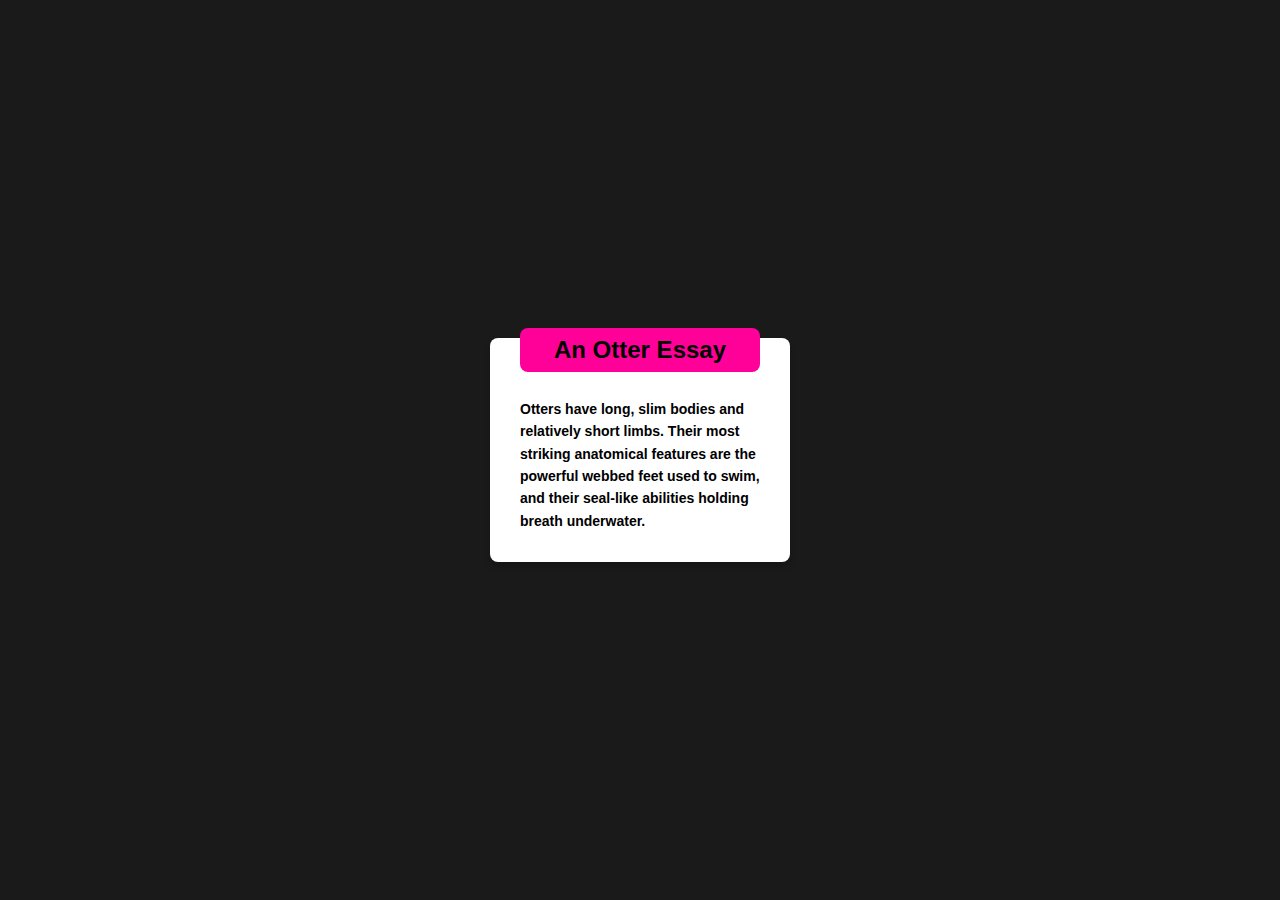
<file: CSS1/index.html>
<!DOCTYPE html>
<html lang="en">
  <head>
    <meta charset="UTF-8" />
    <meta name="viewport" content="width=device-width, initial-scale=1.0" />
    <title>Exercise 1: Otter Essay Card</title>
    <style>
      * {
        margin: 0;
        padding: 0;
        box-sizing: border-box;
      }

      body {
        display: flex;
        justify-content: center;
        align-items: center;
        height: 100vh;
        background-color: #1a1a1a;
        font-family: Arial, sans-serif;
      }

      .card {
        position: relative;
        width: 300px;
        background: white;
        border-radius: 8px;
        padding: 30px;
        box-shadow: 0 4px 6px rgba(0, 0, 0, 0.2);
      }

      .title {
        position: absolute;
        top: -10px;
        width: 80%;
        color: #000;
        background: #ff0099;
        padding: 8px;
        font-size: 24px;
        font-weight: 900;
        border-radius: 8px 8px;
        text-align: center;
      }

      .content {
        margin-top: 30px;
        font-size: 14px;
        font-weight: 600;
        color: #000;
        line-height: 1.6;
        text-align: left;
      }
    </style>
  </head>
  <body>
    <div class="card">
      <h1 class="title">An Otter Essay</h1>
      <h3 class="content">
        Otters have long, slim bodies and relatively short limbs. Their most
        striking anatomical features are the powerful webbed feet used to swim,
        and their seal-like abilities holding breath underwater.
      </h3>
    </div>
  </body>
</html>
</file>
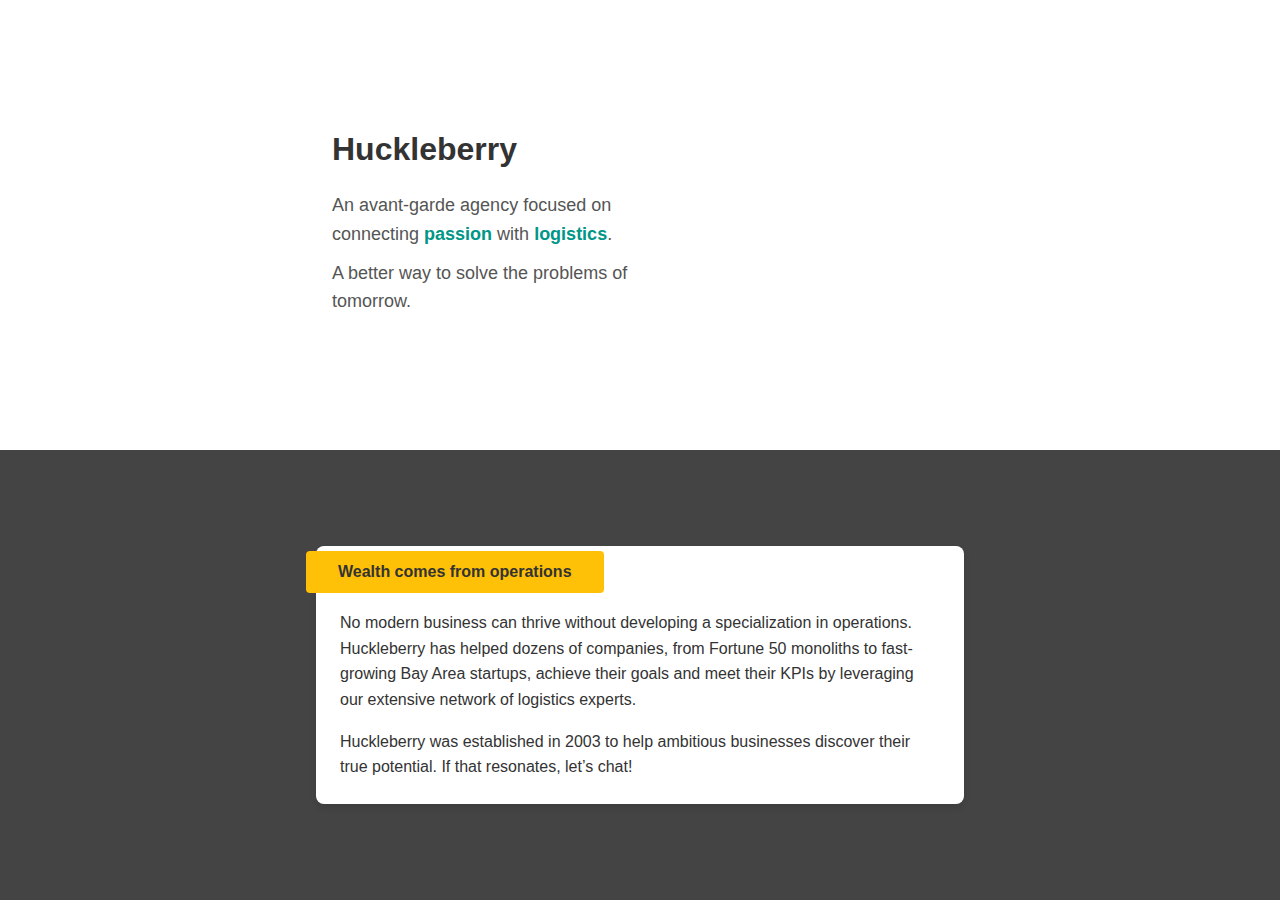
<file: CSS2/index.html>
<!DOCTYPE html>
<html lang="en">
  <head>
    <meta charset="UTF-8" />
    <meta name="viewport" content="width=device-width, initial-scale=1.0" />
    <title>Exercise 2: Huckleberry</title>
    <style>
      * {
        margin: 0;
        padding: 0;
        box-sizing: border-box;
      }

      body {
        font-family: Arial, sans-serif;
        line-height: 1.6;
        color: #333;
      }

      .header_container {
        margin: 0 auto;
        padding: 20px 100px;
        height: 50svh;
        display: flex;
        align-items: center;
        justify-content: center;
      }

      .header {
        text-align: left;
        padding: 40px 16px;
        width: 60%;
      }

      .header > div {
        width: 50%;
      }

      .header h1 {
        font-size: 32px;
        font-weight: bold;
        margin-bottom: 16px;
      }

      .header p {
        font-size: 18px;
        color: #555;
        margin-bottom: 10px;
      }

      .header p a {
        color: #009688;
        text-decoration: none;
        font-weight: bold;
      }

      .content_container {
        margin: 0 auto;
        padding: 20px 100px;
        background: #444;
        height: 50svh;
        display: flex;
        justify-content: center;
        align-items: center;
      }

      .card {
        background: white;
        border-radius: 8px;
        padding: 24px;
        box-shadow: 0 4px 6px rgba(0, 0, 0, 0.1);
        width: 60%;
        position: relative;
      }

      .card .highlight {
        background: #ffc107;
        color: #333;
        font-weight: bold;
        padding: 8px 32px;
        border-radius: 4px;
        display: inline-block;
        margin-bottom: 16px;
        position: absolute;
        left: -10px;
        top: 5px;
      }

      .details {
        margin-top: 40px;
      }

      .card p {
        font-size: 16px;
        margin-bottom: 16px;
      }

      .card p:last-child {
        margin-bottom: 0;
      }

      @media (max-width: 768px) {
        .header_container {
          padding: 20px;
          justify-content: left;
        }

        .header {
          width: 70%;
        }

        .header > div {
          width: 70%;
        }

        .header h1 {
          font-size: 24px;
        }

        .header p {
          font-size: 16px;
        }

        .content_container {
          padding: 40px 0;
          height: auto;
        }

        .card {
          width: 100%;
        }

        .card .highlight {
          padding: 8px 32px;
        }

        .card p {
          font-size: 14px;
        }
      }

      @media (max-width: 480px) {
        .header_container {
          padding: 20px;
        }

        .header {
          width: 100%;
          padding: 40px 0;
        }

        .header > div {
          width: 100%;
        }

        .header h1 {
          font-size: 20px;
        }

        .header p {
          font-size: 14px;
        }

        .content_container {
          padding: 40px 0;
          height: auto;
        }

        .card {
          padding: 16px;
          width: 100%;
        }

        .card .highlight {
          width: 80%;
        }

        .details {
          margin-top: 70px;
        }

        .card p {
          font-size: 12px;
        }
      }
    </style>
  </head>
  <body>
    <!-- Header Section -->
    <div class="header_container">
      <div class="header">
        <div>
          <h1>Huckleberry</h1>
          <p>
            An avant-garde agency focused on connecting
            <a href="#">passion</a> with <a href="#">logistics</a>.
          </p>
          <p>A better way to solve the problems of tomorrow.</p>
        </div>
      </div>
    </div>

    <!-- Content Section -->
    <div class="content_container">
      <div class="card">
        <span class="highlight">Wealth comes from operations</span>
        <div class="details">
          <p>
            No modern business can thrive without developing a specialization in
            operations. Huckleberry has helped dozens of companies, from Fortune
            50 monoliths to fast-growing Bay Area startups, achieve their goals
            and meet their KPIs by leveraging our extensive network of logistics
            experts.
          </p>
          <p>
            Huckleberry was established in 2003 to help ambitious businesses
            discover their true potential. If that resonates, let’s chat!
          </p>
        </div>
      </div>
    </div>
  </body>
</html>
</file>
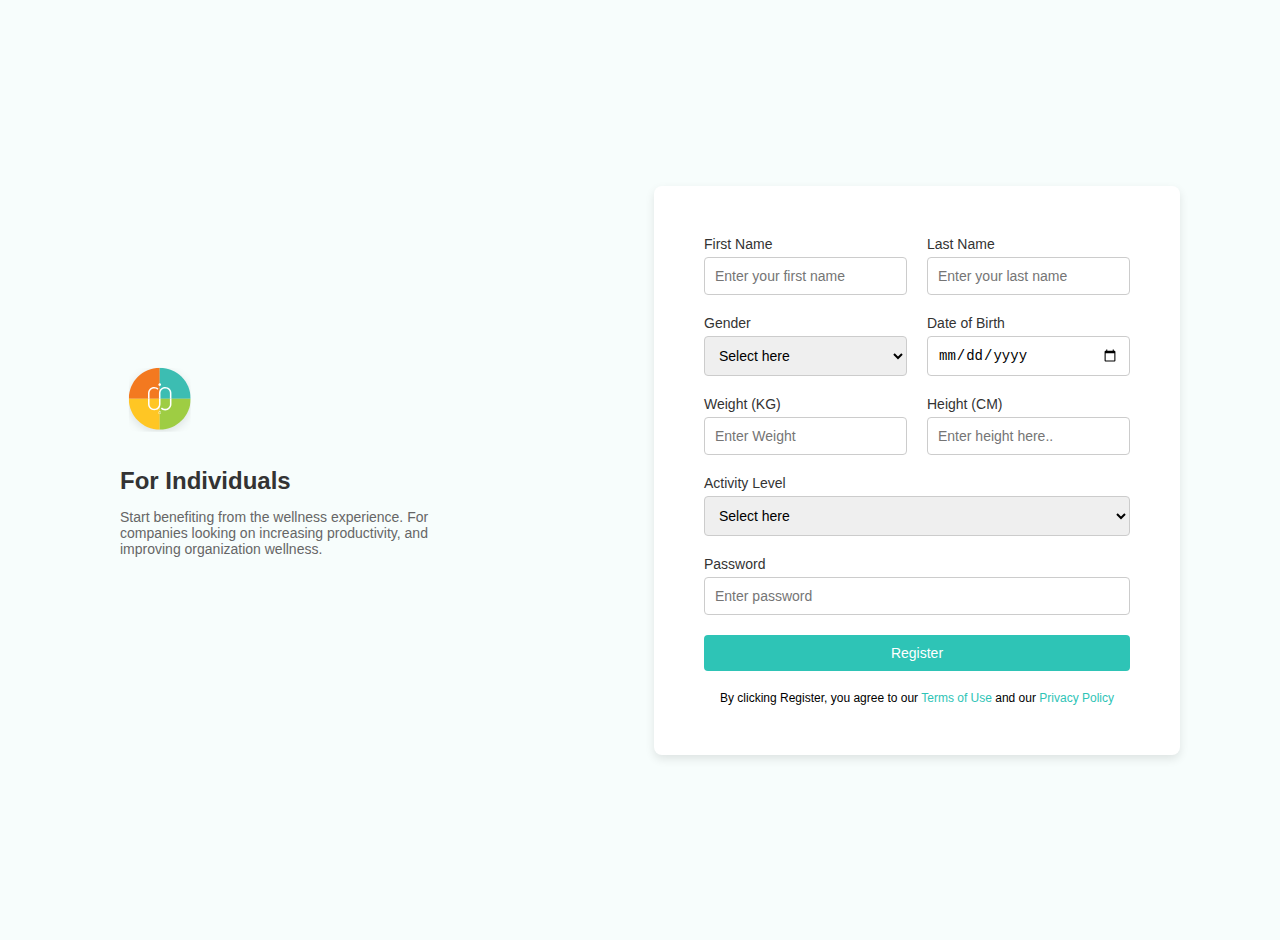
<file: CSS4/index.html>
<!DOCTYPE html>
<html lang="en">
  <head>
    <meta charset="UTF-8" />
    <meta name="viewport" content="width=device-width, initial-scale=1.0" />
    <title>Exercise 4: Sign Up Form</title>
    <style>
      body {
        font-family: "Lucida Sans", "Lucida Sans Regular", "Lucida Grande",
          "Lucida Sans Unicode", Geneva, Verdana, sans-serif;
        margin: 0;
        padding: 0;
        background-color: #f7fdfc;
        display: flex;
        gap: 20px;
        align-items: center;
        height: 100vh;
        padding: 20px 100px;
      }

      .container {
        padding: 20px;
      }

      .logo {
        margin-bottom: 20px;
      }

      .logo img {
        width: 80px;
        height: 80px;
      }

      .header {
        text-align: left;
        margin-bottom: 20px;
        width: 70%;
      }

      .header h1 {
        font-size: 24px;
        margin-bottom: 10px;
        color: #333;
      }

      .header #mobile-content {
        display: none;
      }

      .header #desktop-content {
        display: block;
      }

      .header p {
        font-size: 14px;
        color: #666;
      }

      .card {
        background: white;
        box-shadow: 0 4px 10px rgba(0, 0, 0, 0.1);
        border-radius: 8px;
        padding: 50px;
        flex: 1;
      }

      .form-group {
        display: grid;
        gap: 20px;
        grid-template-columns: 1fr 1fr;
      }

      .form-control {
        display: flex;
        flex-direction: column;
        margin-bottom: 20px;
      }

      .form-control label {
        font-size: 14px;
        color: #333;
        margin-bottom: 5px;
      }

      .form-control input,
      .form-control select {
        font-size: 14px;
        padding: 10px;
        border: 1px solid #ccc;
        border-radius: 4px;
      }

      .form-control input:focus,
      .form-control select:focus {
        outline: 1px solid #2ec4b6;
      }

      .form-actions {
        text-align: center;
      }

      .form-actions button {
        background-color: #2ec4b6;
        color: white;
        padding: 10px 20px;
        border: none;
        border-radius: 4px;
        cursor: pointer;
        font-size: 14px;
        width: 100%;
        transition: all ease-in-out 300ms;
      }

      .form-actions button:hover {
        background-color: #1aa87a;
      }

      .footer {
        text-align: center;
        font-size: 12px;
        margin-top: 20px;
        color: #000;
      }

      .footer a {
        color: #2ec4b6;
        text-decoration: none;
      }

      .footer a:hover {
        text-decoration: underline;
      }

      @media screen and (max-width: 768px) {
        body {
          flex-direction: column;
          padding: 20px;
        }

        .header {
          width: 100%;
        }

        .header #mobile-content {
          display: block;
        }

        .header #desktop-content {
          display: none;
        }

        .container {
          padding: 0;
        }

        .card {
          padding: 20px;
        }

        .form-group {
          grid-template-columns: 1fr;
        }
      }
    </style>
  </head>

  <body>
    <div class="container">
      <div class="logo">
        <img src="./logo.svg" alt="Logo" />
      </div>
      <div class="header">
        <h1>For Individuals</h1>
        <p id="mobile-content">
          Inspiring wholesome harmony for the mind, body and spirit, for
          everyone, everywhere.
        </p>
        <p id="desktop-content">
          Start benefiting from the wellness experience. For companies looking
          on increasing productivity, and improving organization wellness.
        </p>
      </div>
    </div>

    <div class="card">
      <form>
        <div class="form-group">
          <div class="form-control">
            <label for="first-name">First Name</label>
            <input
              type="text"
              id="first-name"
              placeholder="Enter your first name" />
          </div>
          <div class="form-control">
            <label for="last-name">Last Name</label>
            <input
              type="text"
              id="last-name"
              placeholder="Enter your last name" />
          </div>
        </div>

        <div class="form-group">
          <div class="form-control">
            <label for="gender">Gender</label>
            <select id="gender">
              <option value="">Select here</option>
              <option value="male">Male</option>
              <option value="female">Female</option>
            </select>
          </div>
          <div class="form-control">
            <label for="dob">Date of Birth</label>
            <input type="date" id="dob" />
          </div>
        </div>

        <div class="form-group">
          <div class="form-control">
            <label for="weight">Weight (KG)</label>
            <input type="number" id="weight" placeholder="Enter Weight" />
          </div>
          <div class="form-control">
            <label for="height">Height (CM)</label>
            <input
              type="number"
              id="height"
              placeholder="Enter height here.." />
          </div>
        </div>

        <div class="form-control">
          <label for="activity-level">Activity Level</label>
          <select id="activity-level">
            <option value="">Select here</option>
            <option value="low">Low</option>
            <option value="moderate">Moderate</option>
            <option value="high">High</option>
          </select>
        </div>
        <div class="form-control">
          <label for="password">Password</label>
          <input type="password" id="password" placeholder="Enter password" />
        </div>
        <div class="form-actions">
          <button type="submit">Register</button>
        </div>
      </form>
      <div class="footer">
        By clicking Register, you agree to our
        <a href="#">Terms of Use</a> and our <a href="#">Privacy Policy</a>
      </div>
    </div>
  </body>
</html>
</file>
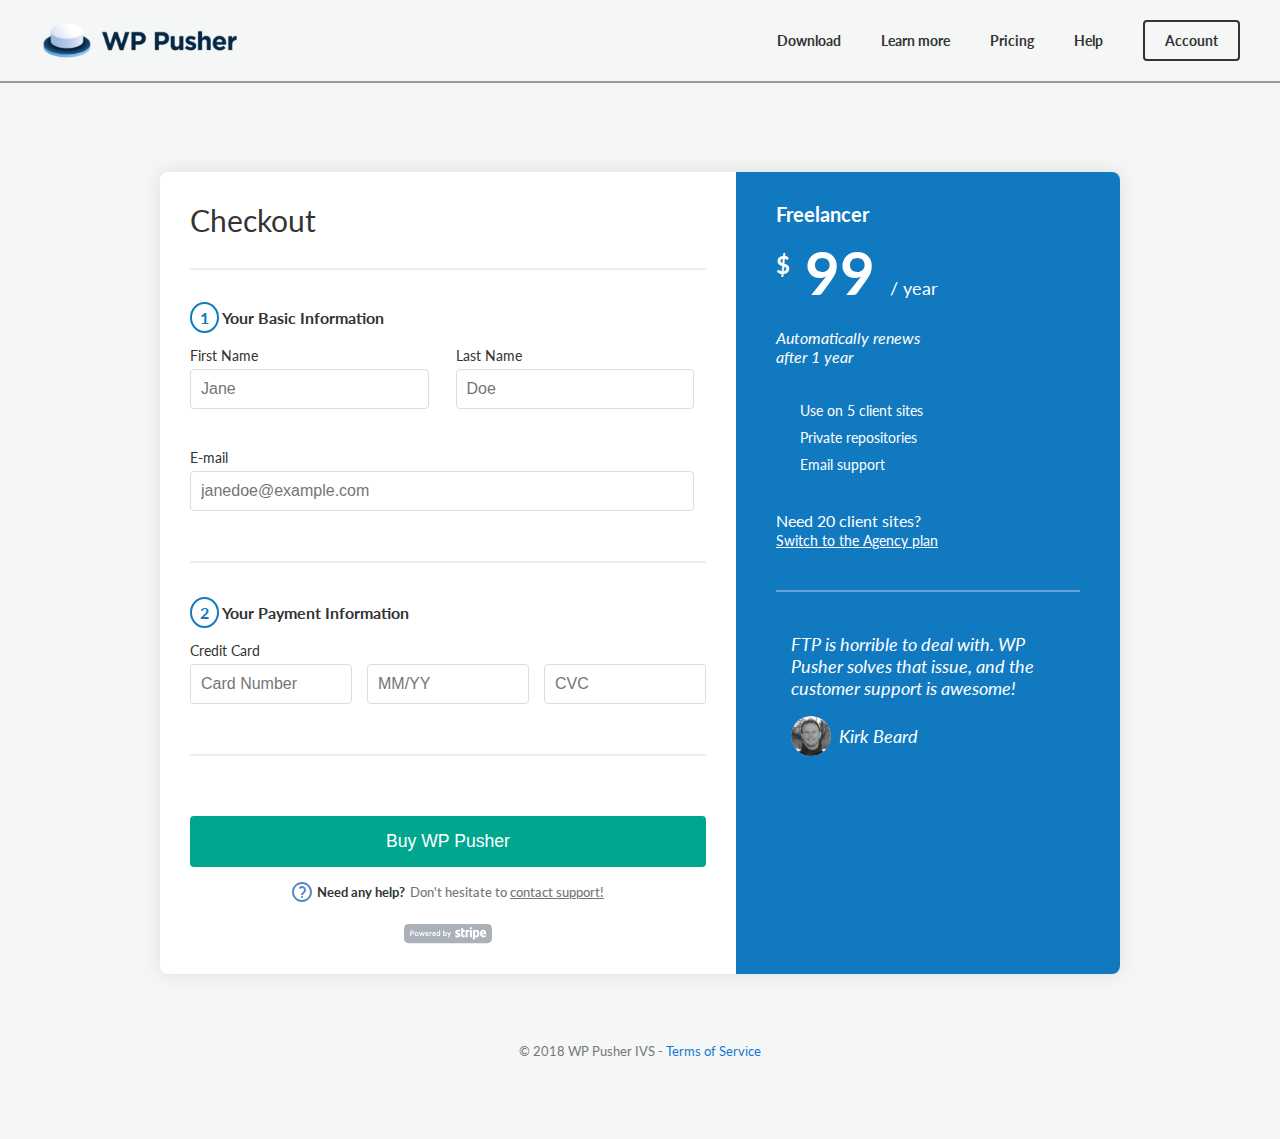
<file: CSS5/index.html>
<!DOCTYPE html>
<html lang="en">
  <head>
    <meta charset="UTF-8" />
    <meta name="viewport" content="width=device-width, initial-scale=1.0" />
    <title>Exercise 5: WP Pusher</title>
    <link rel="preconnect" href="https://fonts.googleapis.com">
    <link rel="preconnect" href="https://fonts.gstatic.com" crossorigin>
    <link href="https://fonts.googleapis.com/css2?family=Lato:ital,wght@0,100;0,300;0,400;0,700;0,900;1,400&display=swap" rel="stylesheet">
    
    <style>
      *,
      ::before,
      ::after {
        margin: 0;
        padding: 0;
        border: none;
        box-sizing: border-box;
        scroll-behavior: smooth;
      }

      body {
        font-family: "Lato", Arial, sans-serif;
        background-color: #f4f7f6;
        color: #333;
        padding-bottom: 80px;
      }

      nav {
        display: flex;
        justify-content: space-between;
        align-items: center;
        padding: 20px 40px;
        border-bottom: 2px solid #999;
      }

      .nav-content {
        display: flex;
        justify-content: center;
        align-items: center;
        gap: 40px;
      }

      .nav-list {
        list-style: none;
        font-size: 0.9em;
      }

      .nav-list > a {
        text-decoration: none;
        color: #333;
        font-weight: bold;
      }

      .btn {
        border: 2px solid #333;
        color: #333;
        font-weight: 700;
        padding: 10px 20px;
        border-radius: 4px;
        text-decoration: none;
        font-size: 0.9em;
      }

      main {
        display: flex;
        justify-content: center;
        align-items: center;
        min-height: 100vh;
        margin: 40px 0 0 0;
      }

      .checkout-container {
        background-color: #fff;
        border-radius: 8px;
        box-shadow: 0 0 20px rgba(0, 0, 0, 0.1);
        display: flex;
        max-width: 960px;
        width: 90%;
        margin: 20px;
      }

      .checkout-form {
        padding: 30px;
        width: 60%;
      }

      .form-step {
        margin: 40px 0;
        padding-bottom: 30px;
        border-bottom: 2px solid #eee;
      }

      .checkout-sidebar {
        background-color: #1179bf;
        color: #fff;
        padding: 30px 40px;
        width: 40%;
        border-radius: 0 8px 8px 0;
        display: flex;
        flex-direction: column;
      }

      .form-group {
        margin: 20px 0;
      }

      .form-group label {
        display: block;
        margin-bottom: 5px;
        color: #333;
        font-size: 0.9em;
      }

      .form-group input[type="text"],
      .form-group input[type="email"] {
        width: calc(100% - 12px);
        padding: 10px;
        border: 1px solid #ddd;
        border-radius: 4px;
        box-sizing: border-box;
        font-size: 1em;
      }

      .name-fields {
        display: flex;
        gap: 15px;
      }

      .name-fields .form-group {
        width: 50%;
      }

      .payment-info {
        margin-top: 30px;
      }

      .payment-info label {
        display: block;
        margin-bottom: 5px;
        color: #333;
        font-size: 0.9em;
      }

      .payment-fields {
        display: flex;
        gap: 15px;
        align-items: center;
      }

      .payment-fields input[type="text"] {
        padding: 10px;
        border: 1px solid #ddd;
        border-radius: 4px;
        box-sizing: border-box;
        font-size: 1em;
      }

      .payment-fields .card-number {
        width: 60%;
      }

      .payment-fields .expiry {
        width: 25%;
      }

      .payment-fields .cvc {
        width: 15%;
      }

      .buy-button {
        background-color: #00a78e;
        color: #fff;
        padding: 15px 20px;
        border: none;
        border-radius: 4px;
        cursor: pointer;
        font-size: 1.1em;
        width: 100%;
        box-sizing: border-box;
        margin-top: 20px;
      }

      .buy-button:hover {
        background-color: #008c76;
      }

      .help-link {
        display: flex;
        justify-content: center;
        align-items: center;
        gap: 5px;
        margin-top: 15px;
        color: #333;
        font-size: 0.8em;
        font-weight: 700;
        text-align: center;
      }

      .help-link a {
        color: #777;
        text-decoration: underline;
      }

      .help-link a:hover {
        text-decoration: none;
      }

      .step-indicator {
        color: #1179bf;
        font-weight: bold;
        padding: 4px 8px;
        border: 2px solid #1179bf;
        border-radius: 50%;
      }

      /* Sidebar Styles */
      .plan-title {
        font-size: 20px;
        font-weight: bold;
        margin-bottom: 10px;
      }

      .plan-price {
        font-size: 60px;
        font-weight: bold;
        margin-bottom: 20px;
      }

      .plan-price span {
        font-size: 18px;
        font-weight: normal;
      }

      .plan-features {
        list-style: none;
        padding: 0;
        margin-top: 36px;
        margin-bottom: 38px;
      }

      .plan-features li {
        margin-bottom: 10px;
        display: flex;
        align-items: center;
        font-size: 0.9em;
        list-style-image: url('./CombinedShape.svg');
        list-style-position: inside;
        padding-left: 24px;
      }

      .plan-features li::before {
        content: none;
      }

      .agency-link {
        color: #fff;
        text-decoration: underline;
        font-size: 0.9em;
      }

      .agency-link:hover {
        text-decoration: none;
      }

      .testimonial {
        padding: 15px;
        font-size: 18px;
        font-style: italic;
        font-weight: 400;
        margin-top: 41px;
        padding-top: 41px;
        border-top: 2px solid #ffffff57;
      }

      .testimonial-author {
        display: flex;
        align-items: center;
        margin-top: 17px;
        font-style: italic;
      }

      .testimonial-author img {
        width: 40px;
        height: 40px;
        border-radius: 50%;
        margin-right: 8px;
        object-fit: cover;
      }

      .powered-by {
        margin-top: 20px;
        text-align: center;
      }

      .powered-by img {
        height: 20px;
        vertical-align: middle;
      }
    </style>
  </head>
  <body>
    <!-- https://www.figma.com/file/OJMDeEi2fWlPBFrlJFEgFx/wp-pusher-checkout?type=design&mode=design&t=KXSthmp0easnvUhR-1 -->
    <nav>
      <img src="./wppusher-logo.svg" class="logo" alt="logo" />
      <div
        style="
          display: flex;
          justify-content: center;
          align-items: center;
          gap: 40px;
        ">
        <ul class="nav-content">
          <li class="nav-list"><a href="/">Download</a></li>
          <li class="nav-list"><a href="/">Learn more</a></li>
          <li class="nav-list"><a href="/">Pricing</a></li>
          <li class="nav-list"><a href="/">Help</a></li>
        </ul>
        <a href="/" class="btn">Account</a>
      </div>
    </nav>

    <main>
      <div class="checkout-container">
        <form class="checkout-form">
          <h2
            style="
              padding-bottom: 30px;
              box-shadow: 0px 2px #eee;
              font-size: 30px;
              font-weight: 400;
            ">
            Checkout
          </h2>
          <div class="form-step">
            <p style="font-weight: bold">
              <span class="step-indicator">1</span> Your Basic Information
            </p>
            <div class="name-fields">
              <div class="form-group">
                <label for="first-name">First Name</label>
                <input type="text" id="first-name" placeholder="Jane" />
              </div>
              <div class="form-group">
                <label for="last-name">Last Name</label>
                <input type="text" id="last-name" placeholder="Doe" />
              </div>
            </div>
            <div class="form-group">
              <label for="email">E-mail</label>
              <input
                type="email"
                id="email"
                placeholder="janedoe@example.com" />
            </div>
          </div>

          <div class="form-step payment-info">
            <p style="font-weight: bold">
              <span class="step-indicator">2</span> Your Payment Information
            </p>
            <div class="form-group">
              <label for="credit-card">Credit Card</label>
              <div class="payment-fields">
                <input
                  type="text"
                  id="credit-card"
                  class="card-number"
                  placeholder="Card Number" />
                <input type="text" class="expiry" placeholder="MM/YY" />
                <input type="text" class="cvc" placeholder="CVC" />
              </div>
            </div>
          </div>

          <button class="buy-button">Buy WP Pusher</button>

          <p class="help-link">
            <img src="./Mask.svg" alt="help icon" />
            Need any help?
            <span style="font-weight: 500; color: #777"
              >Don't hesitate to <a href="#">contact support!</a></span
            >
          </p>

          <div class="powered-by">
            <img src="./powered_by_stripe.svg" alt="" />
          </div>
        </form>

        <div class="checkout-sidebar">
          <div>
            <h3 class="plan-title">Freelancer</h3>
            <p class="plan-price">
              <sup style="font-size: 24px">$</sup> 99 <span>/ year</span>
            </p>

            <p style="font-weight: 400; font-style: italic;">Automatically renews </br> after 1 year</p>

            <ul class="plan-features">
              <li>Use on 5 client sites</li>
              <li>Private repositories</li>
              <li>Email support</li>
            </ul>

            <p>
              Need 20 client sites? </br>
              <a href="#" class="agency-link">Switch to the Agency plan</a>
            </p>
          </div>

          <div class="testimonial">
            <p>FTP is horrible to deal with. WP Pusher solves that issue, and the customer support is awesome!</p>
            <div class="testimonial-author">
              <img src="./Bitmap.svg" alt="Kirk Beard" />
              <span>Kirk Beard</span>
            </div>
          </div>
        </div>
      </div>
    </main>

    <footer
      style="
        text-align: center;
        margin-top: 20px;
        font-size: 0.8em;
        color: #777;
      ">
      &copy; 2018 WP Pusher IVS -
      <a href="#" style="color: #1976d2; text-decoration: none"
        >Terms of Service</a
      >
    </footer>
  </body>
</html>
</file>
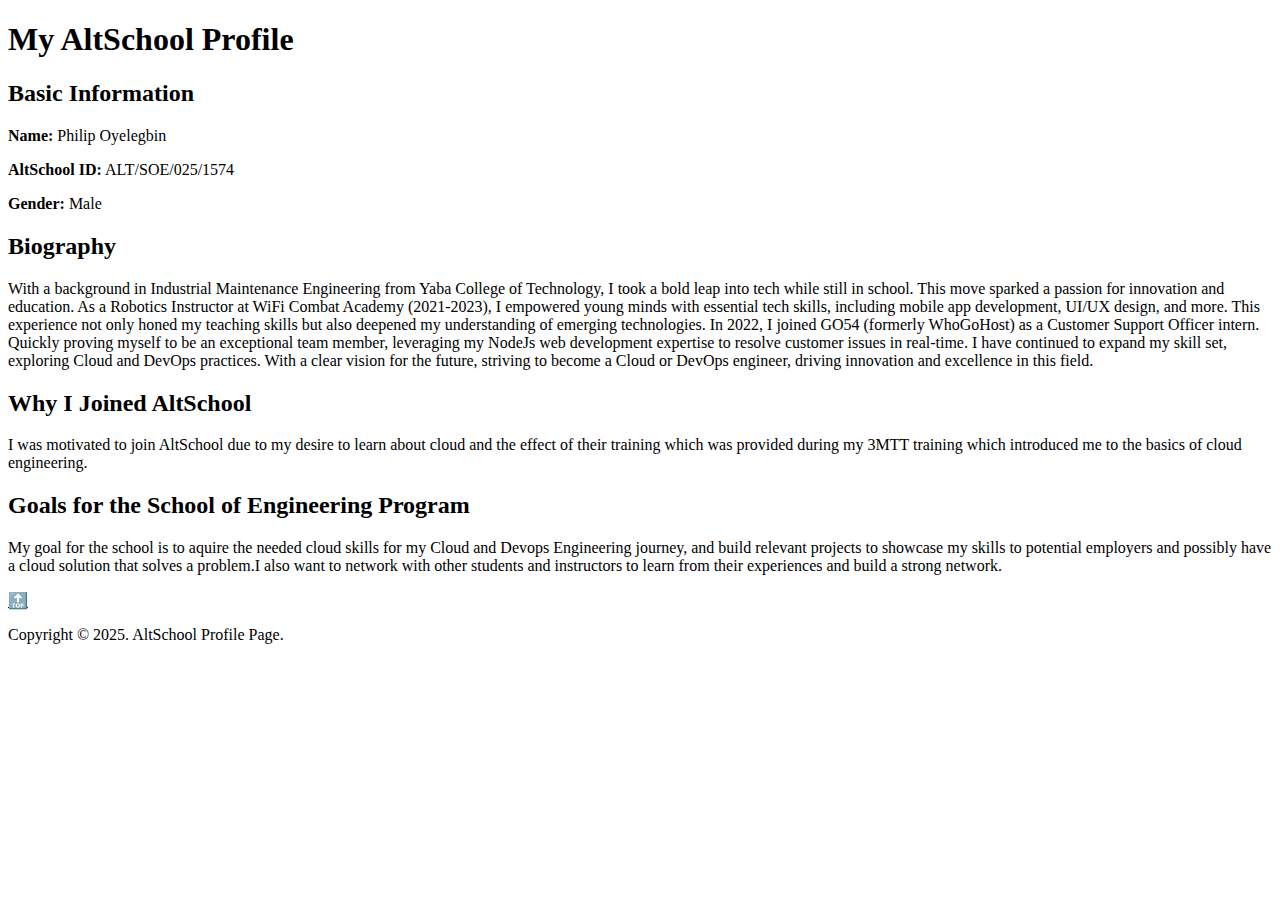
<file: HTML1/index.html>
<!DOCTYPE html>
<html lang="en">
  <head>
    <meta charset="UTF-8" />
    <meta name="viewport" content="width=device-width, initial-scale=1.0" />
    <title>My AltSchool Profile</title>
    <!-- <style>
      body {
        font-family: Arial, sans-serif;
        line-height: 1.6;
        margin: 0;
        padding: 0;
      }
      header {
        background: #4caf50;
        color: white;
        padding: 1rem;
        text-align: center;
      }
      section {
        padding: 2rem;
        max-width: 800px;
        margin: auto;
      }
      nav {
        position: fixed;
        bottom: 20px;
        right: 20px;
      }
      nav a {
        text-decoration: none;
        background: #4caf50;
        color: white;
        padding: 0.5rem;
        border-radius: 5px;
      }
      nav a:hover {
        background: #45a049;
      }
      footer {
        text-align: center;
        margin-top: 2rem;
        padding: 1rem;
        background: #f4f4f4;
      }
    </style> -->
  </head>
  <body>
    <header id="top">
      <h1>My AltSchool Profile</h1>
    </header>
    <section>
      <h2>Basic Information</h2>
      <p><strong>Name:</strong> Philip Oyelegbin</p>
      <p><strong>AltSchool ID:</strong> ALT/SOE/025/1574</p>
      <p><strong>Gender:</strong> Male</p>
    </section>
    <section>
      <h2>Biography</h2>
      <p>
        With a background in Industrial Maintenance Engineering from Yaba
        College of Technology, I took a bold leap into tech while still in
        school. This move sparked a passion for innovation and education. As a
        Robotics Instructor at WiFi Combat Academy (2021-2023), I empowered
        young minds with essential tech skills, including mobile app
        development, UI/UX design, and more. This experience not only honed my
        teaching skills but also deepened my understanding of emerging
        technologies. In 2022, I joined GO54 (formerly WhoGoHost) as a Customer
        Support Officer intern. Quickly proving myself to be an exceptional team
        member, leveraging my NodeJs web development expertise to resolve
        customer issues in real-time. I have continued to expand my skill set,
        exploring Cloud and DevOps practices. With a clear vision for the
        future, striving to become a Cloud or DevOps engineer, driving
        innovation and excellence in this field.
      </p>
    </section>
    <section>
      <h2>Why I Joined AltSchool</h2>
      <p>
        I was motivated to join AltSchool due to my desire to learn about cloud
        and the effect of their training which was provided during my 3MTT
        training which introduced me to the basics of cloud engineering.
      </p>
    </section>
    <section>
      <h2>Goals for the School of Engineering Program</h2>
      <p>
        My goal for the school is to aquire the needed cloud skills for my Cloud
        and Devops Engineering journey, and build relevant projects to showcase
        my skills to potential employers and possibly have a cloud solution that
        solves a problem.I also want to network with other students and
        instructors to learn from their experiences and build a strong network.
      </p>
    </section>
    <nav>
      <a href="#top">🔝</a>
    </nav>
    <footer>
      <p>Copyright © 2025. AltSchool Profile Page.</p>
    </footer>
  </body>
</html>
</file>
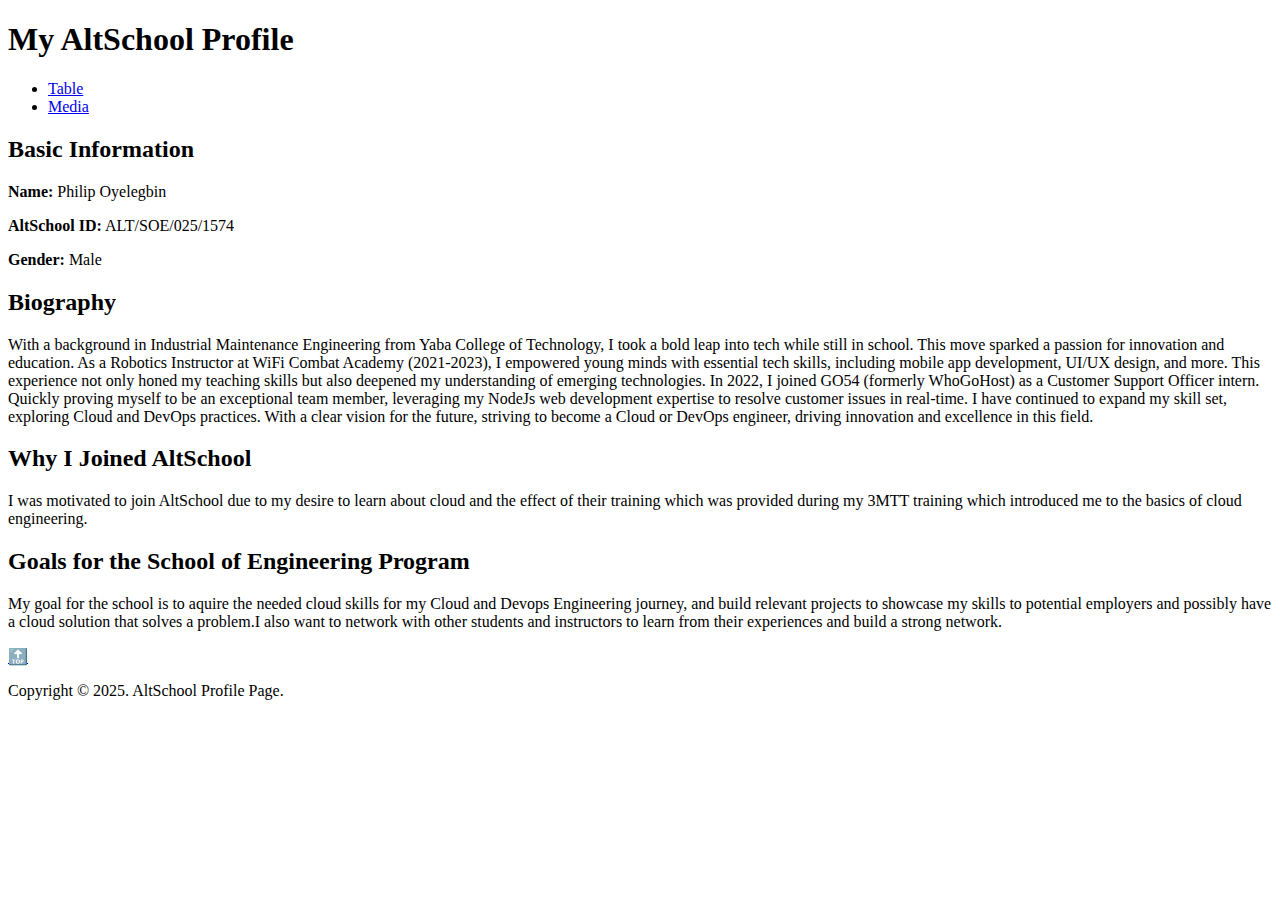
<file: HTML2/index.html>
<!DOCTYPE html>
<html lang="en">
  <head>
    <meta charset="UTF-8" />
    <meta name="viewport" content="width=device-width, initial-scale=1.0" />
    <title>My AltSchool Profile</title>
  </head>
  <body>
    <header id="top">
      <h1>My AltSchool Profile</h1>

      <ul>
        <li><a href="./table.html">Table</a></li>
        <li><a href="./media.html">Media</a></li>
      </ul>
    </header>
    <section>
      <h2>Basic Information</h2>
      <p><strong>Name:</strong> Philip Oyelegbin</p>
      <p><strong>AltSchool ID:</strong> ALT/SOE/025/1574</p>
      <p><strong>Gender:</strong> Male</p>
    </section>
    <section>
      <h2>Biography</h2>
      <p>
        With a background in Industrial Maintenance Engineering from Yaba
        College of Technology, I took a bold leap into tech while still in
        school. This move sparked a passion for innovation and education. As a
        Robotics Instructor at WiFi Combat Academy (2021-2023), I empowered
        young minds with essential tech skills, including mobile app
        development, UI/UX design, and more. This experience not only honed my
        teaching skills but also deepened my understanding of emerging
        technologies. In 2022, I joined GO54 (formerly WhoGoHost) as a Customer
        Support Officer intern. Quickly proving myself to be an exceptional team
        member, leveraging my NodeJs web development expertise to resolve
        customer issues in real-time. I have continued to expand my skill set,
        exploring Cloud and DevOps practices. With a clear vision for the
        future, striving to become a Cloud or DevOps engineer, driving
        innovation and excellence in this field.
      </p>
    </section>
    <section>
      <h2>Why I Joined AltSchool</h2>
      <p>
        I was motivated to join AltSchool due to my desire to learn about cloud
        and the effect of their training which was provided during my 3MTT
        training which introduced me to the basics of cloud engineering.
      </p>
    </section>
    <section>
      <h2>Goals for the School of Engineering Program</h2>
      <p>
        My goal for the school is to aquire the needed cloud skills for my Cloud
        and Devops Engineering journey, and build relevant projects to showcase
        my skills to potential employers and possibly have a cloud solution that
        solves a problem.I also want to network with other students and
        instructors to learn from their experiences and build a strong network.
      </p>
    </section>
    <nav>
      <a href="#top">🔝</a>
    </nav>
    <footer>
      <p>Copyright © 2025. AltSchool Profile Page.</p>
    </footer>
  </body>
</html>
</file>
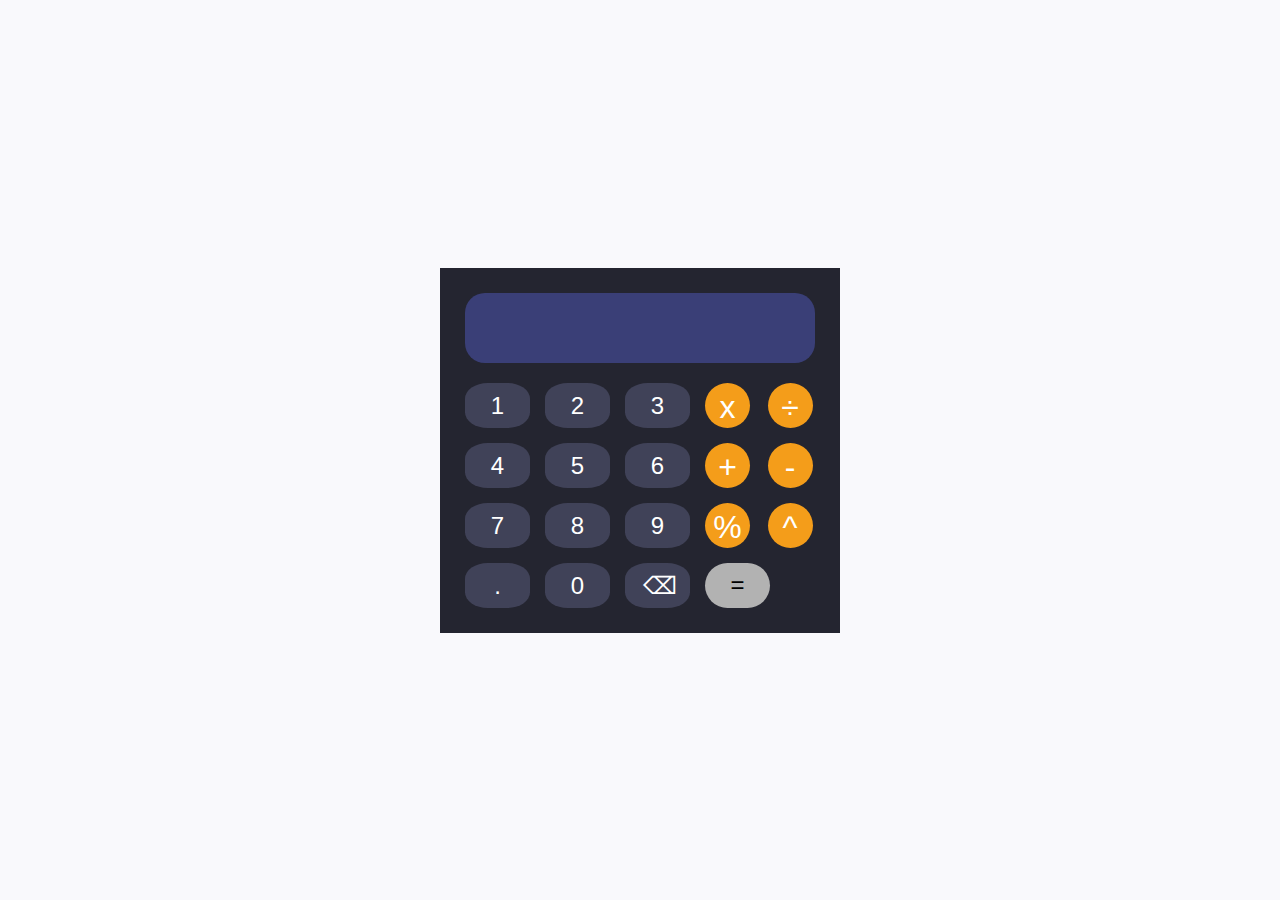
<file: first-semester/calculator-assignment/index.html>
<!DOCTYPE html>
<html lang="en">
  <head>
    <meta charset="UTF-8" />
    <meta name="viewport" content="width=device-width, initial-scale=1.0" />
    <meta name="author" content="Philip Oyelegbin" />
    <meta
      name="description"
      content="AltSchool of Engineering First Semester Assessment"
    />
    <meta name="keywords" content="calculator" />
    <title>Calculator</title>
    <link rel="preconnect" href="https://fonts.googleapis.com" />
    <link rel="preconnect" href="https://fonts.gstatic.com" crossorigin />
    <link
      href="https://fonts.googleapis.com/css2?family=Inter:ital,opsz,wght@0,14..32,100..900;1,14..32,100..900&display=swap"
      rel="stylesheet"
    />
    <link rel="stylesheet" href="style.css" />
  </head>
  <body>
    <main class="calculator">
      <section class="display" id="display"></section>
      <section class="buttons">
        <button type="button" class="btn number">1</button>
        <button type="button" class="btn number">2</button>
        <button type="button" class="btn number">3</button>
        <button type="button" class="btn operator">x</button>
        <button type="button" class="btn operator">÷</button>

        <button type="button" class="btn number">4</button>
        <button type="button" class="btn number">5</button>
        <button type="button" class="btn number">6</button>
        <button type="button" class="btn operator">+</button>
        <button type="button" class="btn operator">-</button>

        <button type="button" class="btn number">7</button>
        <button type="button" class="btn number">8</button>
        <button type="button" class="btn number">9</button>
        <button type="button" class="btn operator">%</button>
        <button type="button" class="btn operator">^</button>

        <button type="button" class="btn number">.</button>
        <button type="button" class="btn number">0</button>
        <button type="button" class="btn cancel" id="backspace">
          &#x232b;
        </button>
        <button type="button" class="btn equal">=</button>
      </section>
    </main>
    <script src="script.js"></script>
  </body>
</html>
</file>
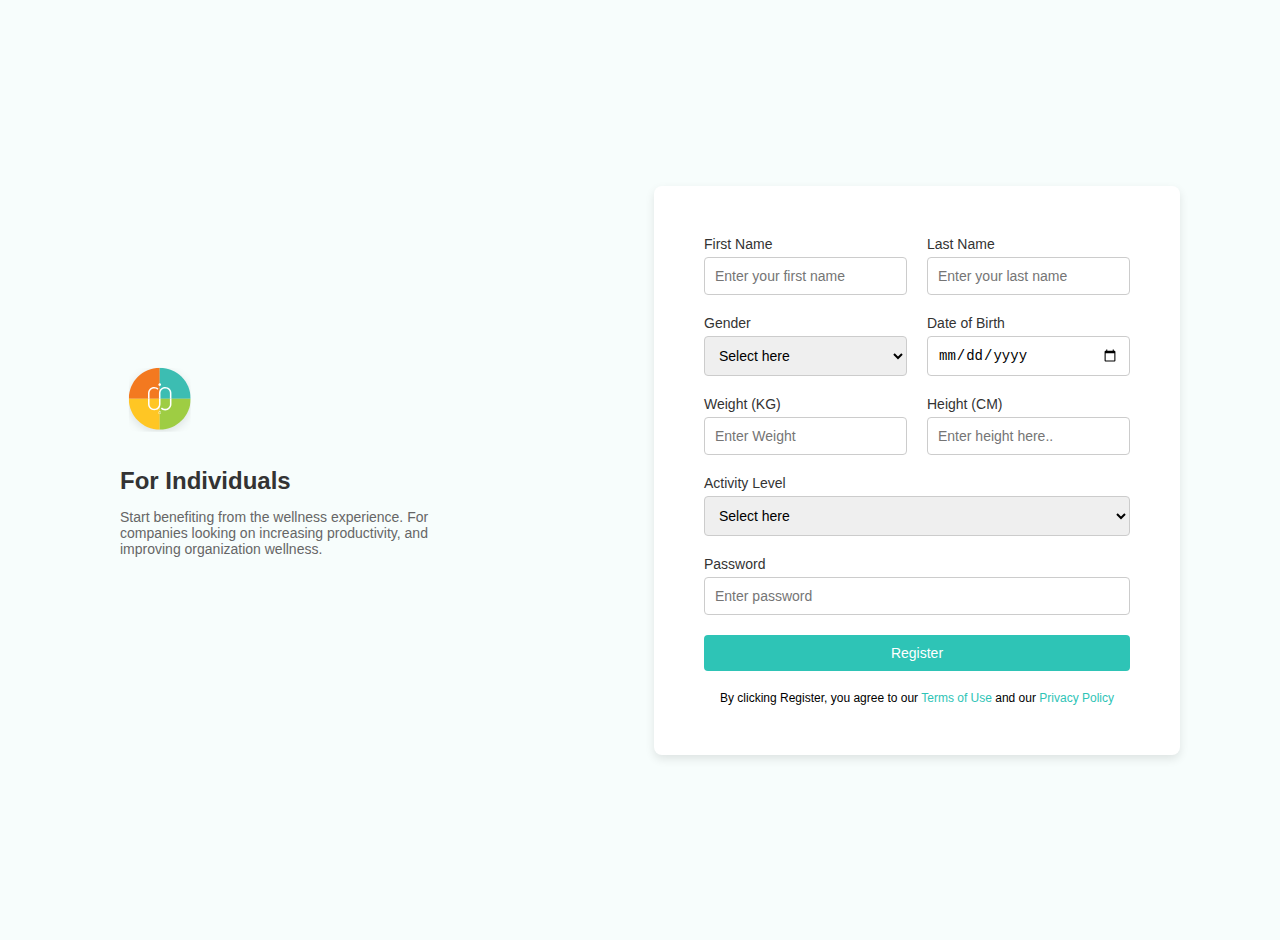
<file: first-semester/CSS4/index.html>
<!DOCTYPE html>
<html lang="en">
  <head>
    <meta charset="UTF-8" />
    <meta name="viewport" content="width=device-width, initial-scale=1.0" />
    <title>Exercise 4: Sign Up Form</title>
    <style>
      body {
        font-family: "Lucida Sans", "Lucida Sans Regular", "Lucida Grande",
          "Lucida Sans Unicode", Geneva, Verdana, sans-serif;
        margin: 0;
        padding: 0;
        background-color: #f7fdfc;
        display: flex;
        gap: 20px;
        align-items: center;
        height: 100vh;
        padding: 20px 100px;
      }

      .container {
        padding: 20px;
      }

      .logo {
        margin-bottom: 20px;
      }

      .logo img {
        width: 80px;
        height: 80px;
      }

      .header {
        text-align: left;
        margin-bottom: 20px;
        width: 70%;
      }

      .header h1 {
        font-size: 24px;
        margin-bottom: 10px;
        color: #333;
      }

      .header #mobile-content {
        display: none;
      }

      .header #desktop-content {
        display: block;
      }

      .header p {
        font-size: 14px;
        color: #666;
      }

      .card {
        background: white;
        box-shadow: 0 4px 10px rgba(0, 0, 0, 0.1);
        border-radius: 8px;
        padding: 50px;
        flex: 1;
      }

      .form-group {
        display: grid;
        gap: 20px;
        grid-template-columns: 1fr 1fr;
      }

      .form-control {
        display: flex;
        flex-direction: column;
        margin-bottom: 20px;
      }

      .form-control label {
        font-size: 14px;
        color: #333;
        margin-bottom: 5px;
      }

      .form-control input,
      .form-control select {
        font-size: 14px;
        padding: 10px;
        border: 1px solid #ccc;
        border-radius: 4px;
      }

      .form-control input:focus,
      .form-control select:focus {
        outline: 1px solid #2ec4b6;
      }

      .form-actions {
        text-align: center;
      }

      .form-actions button {
        background-color: #2ec4b6;
        color: white;
        padding: 10px 20px;
        border: none;
        border-radius: 4px;
        cursor: pointer;
        font-size: 14px;
        width: 100%;
        transition: all ease-in-out 300ms;
      }

      .form-actions button:hover {
        background-color: #1aa87a;
      }

      .footer {
        text-align: center;
        font-size: 12px;
        margin-top: 20px;
        color: #000;
      }

      .footer a {
        color: #2ec4b6;
        text-decoration: none;
      }

      .footer a:hover {
        text-decoration: underline;
      }

      @media screen and (max-width: 768px) {
        body {
          flex-direction: column;
          padding: 20px;
        }

        .header {
          width: 100%;
        }

        .header #mobile-content {
          display: block;
        }

        .header #desktop-content {
          display: none;
        }

        .container {
          padding: 0;
        }

        .card {
          padding: 20px;
        }

        .form-group {
          grid-template-columns: 1fr;
        }
      }
    </style>
  </head>

  <body>
    <!-- https://www.figma.com/file/URkPhPHkkWREdiIB21uvfE/Web-Development-Training?type=design&node-id=0%3A1&mode=design&t=KXSthmp0easnvUhR-1 -->
    <div class="container">
      <div class="logo">
        <img src="./logo.svg" alt="Logo" />
      </div>
      <div class="header">
        <h1>For Individuals</h1>
        <p id="mobile-content">
          Inspiring wholesome harmony for the mind, body and spirit, for
          everyone, everywhere.
        </p>
        <p id="desktop-content">
          Start benefiting from the wellness experience. For companies looking
          on increasing productivity, and improving organization wellness.
        </p>
      </div>
    </div>

    <div class="card">
      <form>
        <div class="form-group">
          <div class="form-control">
            <label for="first-name">First Name</label>
            <input
              type="text"
              id="first-name"
              placeholder="Enter your first name" />
          </div>
          <div class="form-control">
            <label for="last-name">Last Name</label>
            <input
              type="text"
              id="last-name"
              placeholder="Enter your last name" />
          </div>
        </div>

        <div class="form-group">
          <div class="form-control">
            <label for="gender">Gender</label>
            <select id="gender">
              <option value="">Select here</option>
              <option value="male">Male</option>
              <option value="female">Female</option>
            </select>
          </div>
          <div class="form-control">
            <label for="dob">Date of Birth</label>
            <input type="date" id="dob" />
          </div>
        </div>

        <div class="form-group">
          <div class="form-control">
            <label for="weight">Weight (KG)</label>
            <input type="number" id="weight" placeholder="Enter Weight" />
          </div>
          <div class="form-control">
            <label for="height">Height (CM)</label>
            <input
              type="number"
              id="height"
              placeholder="Enter height here.." />
          </div>
        </div>

        <div class="form-control">
          <label for="activity-level">Activity Level</label>
          <select id="activity-level">
            <option value="">Select here</option>
            <option value="low">Low</option>
            <option value="moderate">Moderate</option>
            <option value="high">High</option>
          </select>
        </div>
        <div class="form-control">
          <label for="password">Password</label>
          <input type="password" id="password" placeholder="Enter password" />
        </div>
        <div class="form-actions">
          <button type="submit">Register</button>
        </div>
      </form>
      <div class="footer">
        By clicking Register, you agree to our
        <a href="#">Terms of Use</a> and our <a href="#">Privacy Policy</a>
      </div>
    </div>
  </body>
</html>
</file>
<file: first-semester/calculator-assignment/style.css>
*,
::before,
::after {
  box-sizing: border-box;
  padding: o;
  margin: 0;
  line-height: 1.5;
  scroll-behavior: smooth;
}

body {
  margin: 0;
  font-family: "Inter", sans-serif;
  display: flex;
  justify-content: center;
  align-items: center;
  height: 100vh;
  background-color: #f9f9fc;
}

.calculator {
  background: #242530;
  padding: 25px;
  width: 400px;
}

.display {
  background: #3a3f77;
  color: #ffffff;
  font-size: 2rem;
  padding: 20px;
  border-radius: 20px;
  text-align: right;
  margin-bottom: 20px;
  height: 70px;
  overflow: auto hidden;
}

.buttons {
  display: grid;
  grid-template-columns: repeat(5, 1fr);
  gap: 15px;
}

.btn {
  font-size: 24px;
  border: none;
  background: #404258;
  width: 65px;
  height: 45px;
  color: #ffffff;
  cursor: pointer;
  transition: background-color 0.2s;
}

.number,
.cancel {
  padding: 5px 18px;
  border-radius: 35%;
}

.btn:hover {
  background-color: #505080;
}

.operator {
  width: 45px;
  height: 45px;
  border-radius: 50%;
  background: #f49d1a;
  font-size: 32px;
  padding: 0 5px 6px;
}

.operator:hover {
  background-color: #ff9800;
}

.equal {
  grid-column: span 2;
  background: #b2b2b2;
  color: black;
  border-radius: 30px;
}

@media screen and (max-width: 400px) {
  .calculator {
    width: 85%;
  }
}
</file>
